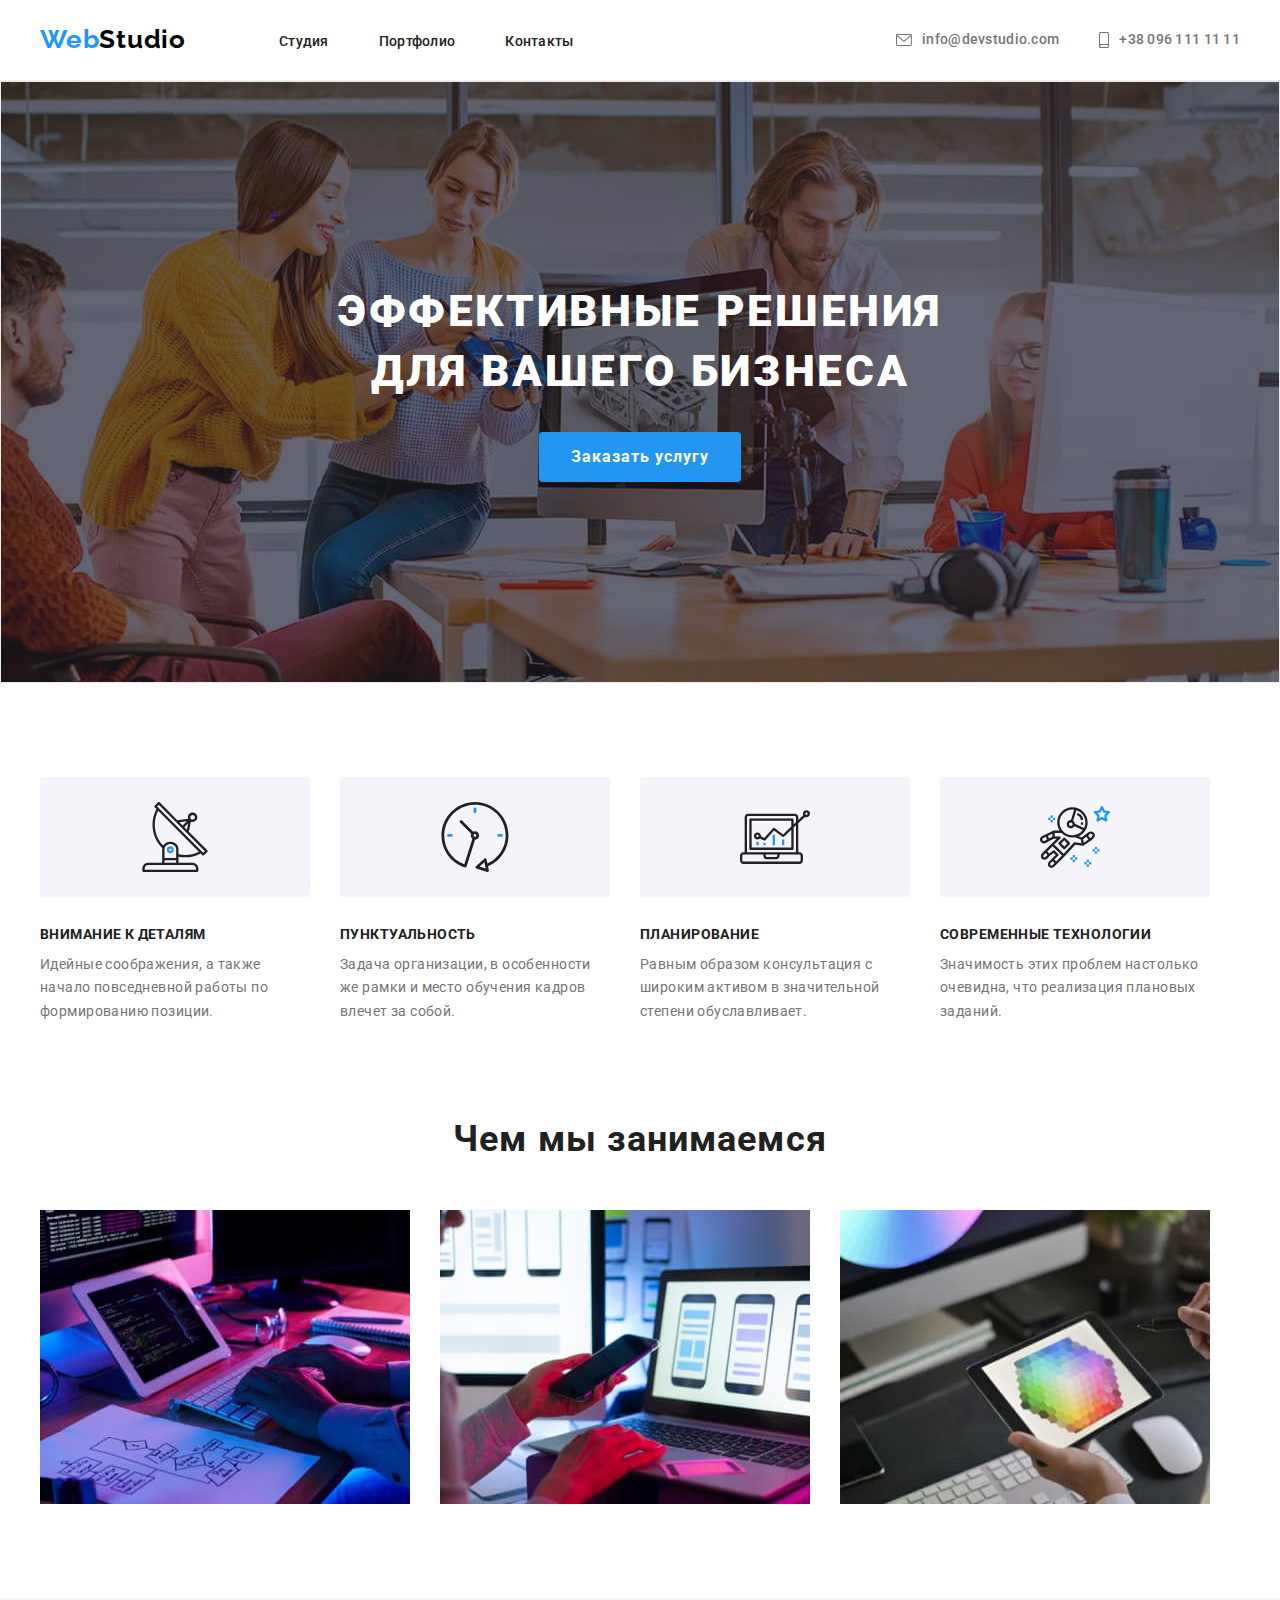
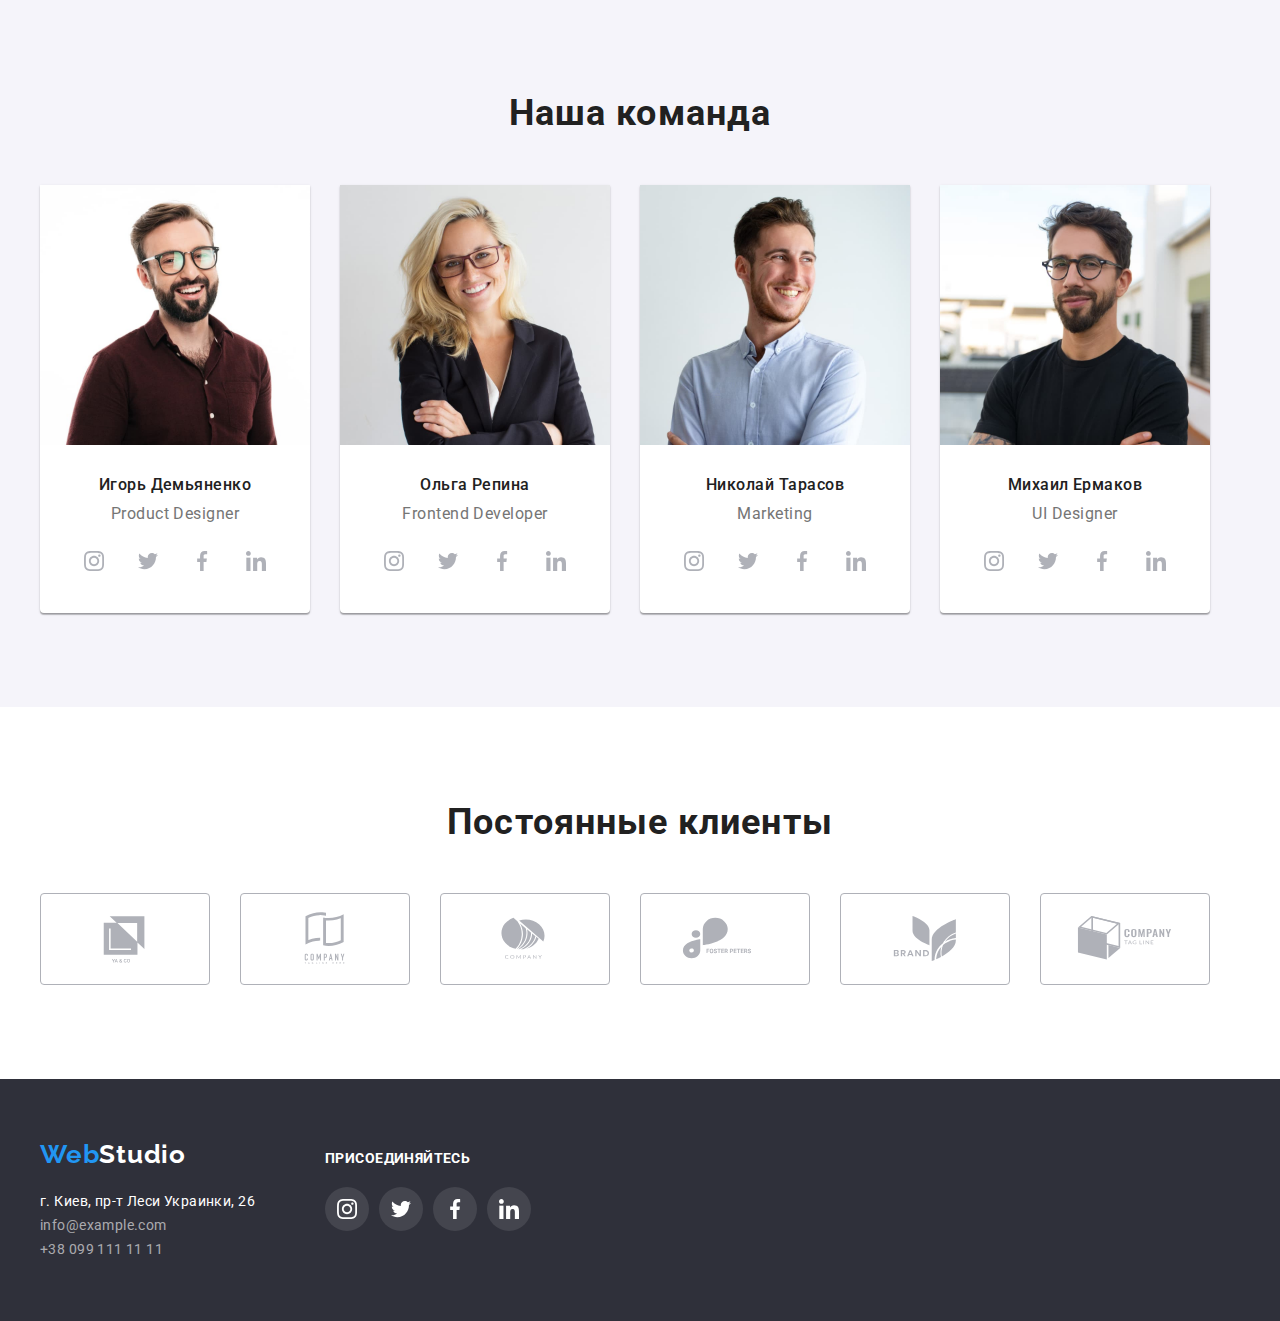
<file: index.html>
<!DOCTYPE html>
<html lang="en">
<head>
    <meta charset="UTF-8">
    <meta http-equiv="X-UA-Compatible" content="IE=edge">
    <meta name="viewport" content="width=device-width, initial-scale=1.0">
    <link rel="stylesheet" href="https://github.com/sindresorhus/modern-normalize/blob/main/modern-normalize.css">
    <link rel="stylesheet" href="./css/styles.css">
    <link rel="preconnect" href="https://fonts.googleapis.com">
    <link rel="preconnect" href="https://fonts.gstatic.com" crossorigin>
    <link href="https://fonts.googleapis.com/css2?family=Roboto:wght@400;500;900&display=swap" rel="stylesheet">
    <link rel="preconnect" href="https://fonts.googleapis.com">
    <link rel="preconnect" href="https://fonts.gstatic.com" crossorigin>
    <link href="https://fonts.googleapis.com/css2?family=Raleway:ital@1&display=swap" rel="stylesheet">
    <title>Document</title>

</head>
<body>
    <header class="header">
        <div class="container header-container">
            <nav class="header-nav">
                    <a class="header-logo-web link" href="./">Web<span class="header-logo-studio">Studio</span> </a>
                    <ul class="header-nav-list list">
                        <li class="header-nav-item"><a href="./index.html" class="header-nav-link link">Студия</a></li>
                        <li class="header-nav-item"><a href="./portfolio.html" class="header-nav-link link">Портфолио</a></li>
                        <li class="header-nav-item"><a href="" class="header-nav-link link">Контакты</a></li>
                    </ul>
            </nav>
                    <ul class="header-list-contacts list">
                        <li class="heder-item">
                            <a href="info@devstudio.com" class="header-mail link" >
                                <svg class="heder-icon" width="16" height="12">
                                    <use href="./images/icons.svg#icon-envelope">
                                    </use>
                                </svg>
                                info@devstudio.com</a>
                        </li>
                        <li class="heder-item">
                            <a href="tel:+380961111111" class="header-tel link">
                                <svg class="heder-icon" width="10" height="16">
                                    <use href="./images/icons.svg#icon-smartphone">
                                    </use>
                                </svg>
                                +38 096 111 11 11</a>
                        </li>
                    </ul> 
        </div>
    </header>
    <main>
        <section class="hero">
            <div class="container">
                <h1 class="hero-title">Эффективные решения<br> для вашего бизнеса</h1>
                <button type="button" class="hero-btn">Заказать услугу</button>
            </div>
        </section>
        <section class="strengths">
            <div class="container">
                <h2 class="visually-hidden">Особенности</h2>
                <ul class="strengths-list list">
                    <li class="strengths-item">
                        <div class="strengths-bg">
                            <svg class="strengths-icon" width="70" height="70">
                                <use href="./images/icons.svg#icon-antenna">
                                </use>
                            </svg>
                        </div>
                        <h3 class="strengths-subtitle">Внимание к деталям</h3>
                        <p class="strengths-text">Идейные соображения, а также начало повседневной работы по формированию позиции.</p>
                    </li>

                    <li class="strengths-item">
                        <div class="strengths-bg">
                            <svg class="strengths-icon" width="70" height="70">
                                <use href="./images/icons.svg#icon-clock">
                                </use>
                            </svg>                        
                        </div>
                        <h3 class="strengths-subtitle">Пунктуальность</h3>
                        <p class="strengths-text">Задача организации, в особенности же рамки и место обучения кадров влечет за собой.</p>
                    </li>

                    <li class="strengths-item">
                        <div class="strengths-bg">
                            <svg class="strengths-icon" width="70" height="70">
                                <use href="./images/icons.svg#icon-diagram">
                                </use>
                            </svg>
                        
                        </div>
                        <h3 class="strengths-subtitle">Планирование</h3>
                        <p class="strengths-text">Равным образом консультация с широким активом в значительной степени обуславливает.</p>
                    </li>

                    <li class="strengths-item">
                        <div class="strengths-bg">
                            <svg class="strengths-icon" width="70" height="70">
                                <use href="./images/icons.svg#icon-astronaut">
                                </use>
                            </svg>                        
                        </div>
                        <h3 class="strengths-subtitle">Современные технологии</h3>
                        <p class="strengths-text">Значимость этих проблем настолько очевидна, что реализация плановых заданий.</p>
                    </li>
                </ul>
            </div>
        </section>
        <section class="we-doings">
            <div class="container">
            <h2 class="we-doings-title">Чем мы занимаемся</h2>
            <ul class="we-doings-list list">
                <li class="we-doings-item"><img src="./images/computer.jpg" alt="компьютер" width="370" height="294"></li>
                <li class="we-doings-item"><img src="./images/telephone.jpg" alt="телефон" width="370" height="294"></li>
                <li class="we-doings-item"><img src="./images/tablet.jpg" alt="планшет" width="370" height="294"></li>
            </ul>
            </div>
        </section>
        <section class="team">
            <div class="container">
            <h2 class="team-title">Наша команда</h2>
            <ul class="team-list list">
                <li class="team-item">
                    <img src="./images/man.jpg" alt="мужчина" width="270" height="260">
                    <div class="team-item-content"> 
                    <h3  class="team-name">Игорь Демьяненко</h3>
                    <p class="team-speciality" lang="en">Product Designer</p>
                    <ul class="team-social-list list">
                        <li class="team-social-item ">
                            <a href="" class="team-social-link">
                            <svg class="team-social-icon" width="20" height="20">
                                <use 
                                    href="./images/icons.svg#icon-instagram"> 
                                </use>
                            </svg>
                            </a>
                        </li>

                        <li class="team-social-item list">
                            <a href="" class="team-social-link">
                                <svg class="team-social-icon" width="20" height="20">
                                    <use href="./images/icons.svg#icon-twitter">
                                    </use>
                                </svg>
                            </a>
                        </li>

                        <li class="team-social-item list">
                            <a href="" class="team-social-link">
                                <svg class="team-social-icon" width="20" height="20">
                                    <use href="./images/icons.svg#icon-facebook">
                                    </use>
                                </svg>
                            </a>
                        </li>

                        <li class="team-social-item list">
                            <a href="" class="team-social-link">
                                <svg class="team-social-icon" width="20" height="20">
                                    <use href="./images/icons.svg#icon-linkedin">
                                    </use>
                                </svg>
                            </a>
                        </li>
                    </ul>

                    </div>
                </li>
                <li class="team-item">
                    <img src="./images/young-woman.jpg" alt="девушка" width="270" height="260">
                    <div>
                    <h3 class="team-name">Ольга Репина</h3>
                    <p class="team-speciality" lang="en">Frontend Developer</p>
                    <ul class="team-social-list list">
                        <li class="team-social-item ">
                            <a href="" class="team-social-link">
                            <svg class="team-social-icon" width="20" height="20">
                                <use 
                                    href="./images/icons.svg#icon-instagram"> 
                                </use>
                            </svg>
                            </a>
                        </li>

                        <li class="team-social-item list">
                            <a href="" class="team-social-link">
                                <svg class="team-social-icon" width="20" height="20">
                                    <use href="./images/icons.svg#icon-twitter">
                                    </use>
                                </svg>
                            </a>
                        </li>

                        <li class="team-social-item list">
                            <a href="" class="team-social-link">
                                <svg class="team-social-icon" width="20" height="20">
                                    <use href="./images/icons.svg#icon-facebook">
                                    </use>
                                </svg>
                            </a>
                        </li>

                        <li class="team-social-item list">
                            <a href="" class="team-social-link">
                                <svg class="team-social-icon" width="20" height="20">
                                    <use href="./images/icons.svg#icon-linkedin">
                                    </use>
                                </svg>
                            </a>
                        </li>
                    </ul>
                    </div>
                </li>
                <li class="team-item">
                    <img src="./images/guy.jpg" alt="парень" width="270" height="260">
                    <div>
                    <h3 class="team-name">Николай Тарасов</h3>
                    <p class="team-speciality" lang="en">Marketing</p>
                        <ul class="team-social-list list">
                            <li class="team-social-item ">
                                <a href="" class="team-social-link">
                                    <svg class="team-social-icon" width="20" height="20">
                                        <use href="./images/icons.svg#icon-instagram">
                                        </use>
                                    </svg>
                                </a>
                            </li>

                            <li class="team-social-item list">
                                <a href="" class="team-social-link">
                                    <svg class="team-social-icon" width="20" height="20">
                                        <use href="./images/icons.svg#icon-twitter">
                                        </use>
                                    </svg>
                                </a>
                            </li>

                            <li class="team-social-item list">
                                <a href="" class="team-social-link">
                                    <svg class="team-social-icon" width="20" height="20">
                                        <use href="./images/icons.svg#icon-facebook">
                                        </use>
                                    </svg>
                                </a>
                            </li>

                            <li class="team-social-item list">
                                <a href="" class="team-social-link">
                                    <svg class="team-social-icon" width="20" height="20">
                                        <use href="./images/icons.svg#icon-linkedin">
                                        </use>
                                    </svg>
                                </a>
                            </li>
                        </ul>
                    </div>
                </li>
                <li class="team-item">
                    <img src="./images/man1.jpg" alt="мужчина" width="270" height="260">
                    <div>
                    <h3 class="team-name">Михаил Ермаков</h3>
                    <p class="team-speciality" lang="en">UI Designer</p>
                        <ul class="team-social-list list">
                            <li class="team-social-item ">
                                <a href="" class="team-social-link">
                                    <svg class="team-social-icon" width="20" height="20">
                                        <use href="./images/icons.svg#icon-instagram">
                                        </use>
                                    </svg>
                                </a>
                            </li>

                            <li class="team-social-item list">
                                <a href="" class="team-social-link">
                                    <svg class="team-social-icon" width="20" height="20">
                                        <use href="./images/icons.svg#icon-twitter">
                                        </use>
                                    </svg>
                                </a>
                            </li>

                            <li class="team-social-item list">
                                <a href="" class="team-social-link">
                                    <svg class="team-social-icon" width="20" height="20">
                                        <use href="./images/icons.svg#icon-facebook">
                                        </use>
                                    </svg>
                                </a>
                            </li>

                            <li class="team-social-item list">
                                <a href="" class="team-social-link">
                                    <svg class="team-social-icon" width="20" height="20">
                                        <use href="./images/icons.svg#icon-linkedin">
                                        </use>
                                    </svg>
                                </a>
                            </li>
                        </ul>
                    </div>
                </li>
            </ul>
            </div>
        </section>
        <section class="clients">
            <div class="container">
                <h2 class="clients-title">Постоянные клиенты</h2>
                <ul class="clients-list list">
                    <li class="clients-item">
                        <a class="clients-link" href="">
                            <svg class="clients-icon" width="106" height="60">
                                <use href="./images/icons.svg#icon-yaco">
                                </use>
                            </svg>
                        </a>
                    </li>

                    <li class="clients-item">
                        <a class="clients-link" href="">
                            <svg class="clients-icon" width="106" height="60">
                                <use href="./images/icons.svg#icon-tagline_here">
                                </use>
                            </svg>
                        </a>
                    </li>

                    <li class="clients-item">
                        <a class="clients-link" href="">
                            <svg class="clients-icon" width="106" height="60">
                                <use href="./images/icons.svg#icon-company">
                                </use>
                            </svg>
                        </a>
                    </li>

                    <li class="clients-item">
                        <a class="clients-link" href="">
                            <svg class="clients-icon" width="106" height="60">
                                <use href="./images/icons.svg#icon-foster_peters">
                                </use>
                            </svg>
                        </a>
                    </li>

                    <li class="clients-item">
                        <a class="clients-link" href="">
                            <svg class="clients-icon" width="106" height="60">
                                <use href="./images/icons.svg#icon-brand">
                                </use>
                            </svg>
                        </a>
                    </li>

                    <li class="clients-item">
                        <a class="clients-link" href="">
                        <svg class="clients-icon" width="106" height="60">
                            <use href="./images/icons.svg#icon-tagline">
                            </use>
                        </svg>
                        </a>
                    </li>

                </ul> 
            </div>
        </section>
    </main>
    <footer class="footer">
        <div class="container footer-container ">
            <div class="footer-left">
            <a class="footer-logo-web link" href="./">Web<span class="footer-logo-studio">Studio</span> </a>
            <address class="footer-addres">
                <ul class="footer-list list">
                    <li class="footer-item"><a class="footer-address link" href="https://goo.gl/maps/E9oDSqXpcmCjMAju8">г. Киев, пр-т Леси Украинки, 26</a></li>
                    <li class="footer-item"><a class="footer-mail link" href="info@example.com">info@example.com</a></li>
                    <li class="footer-item"><a class="footer-tel link" href="tel:+380991111111">+38 099 111 11 11</a></li>
                </ul>
            </address>
            </div>
            <div class="footer-right">
                <h3 class="footer-subtitle">ПРИСОЕДИНЯЙТЕСЬ</h3>
                <ul class="footer-social-list list">
                    <li class="footer-social-item ">
                        <a href="" class="footer-social-link">
                            <svg class="footer-social-icon" width="20" height="20">
                                <use href="./images/icons.svg#icon-instagram">
                                </use>
                            </svg>
                        </a>
                    </li>

                    <li class="footer-social-item list">
                        <a href="" class="footer-social-link">
                            <svg class="footer-social-icon" width="20" height="20">
                                <use href="./images/icons.svg#icon-twitter">
                                </use>
                            </svg>
                        </a>
                    </li>

                    <li class="footer-social-item list">
                        <a href="" class="footer-social-link">
                            <svg class="footer-social-icon" width="20" height="20">
                                <use href="./images/icons.svg#icon-facebook">
                                </use>
                            </svg>
                        </a>
                    </li>
                    
                    <li class="footer-social-item list">
                        <a href="" class="footer-social-link">
                            <svg class="footer-social-icon" width="20" height="20">
                                <use href="./images/icons.svg#icon-linkedin">
                                </use>
                            </svg>
                        </a>
                    </li>
                </ul>
            </div>
        </div>
    </footer>
    
</body>
</html>
</file>
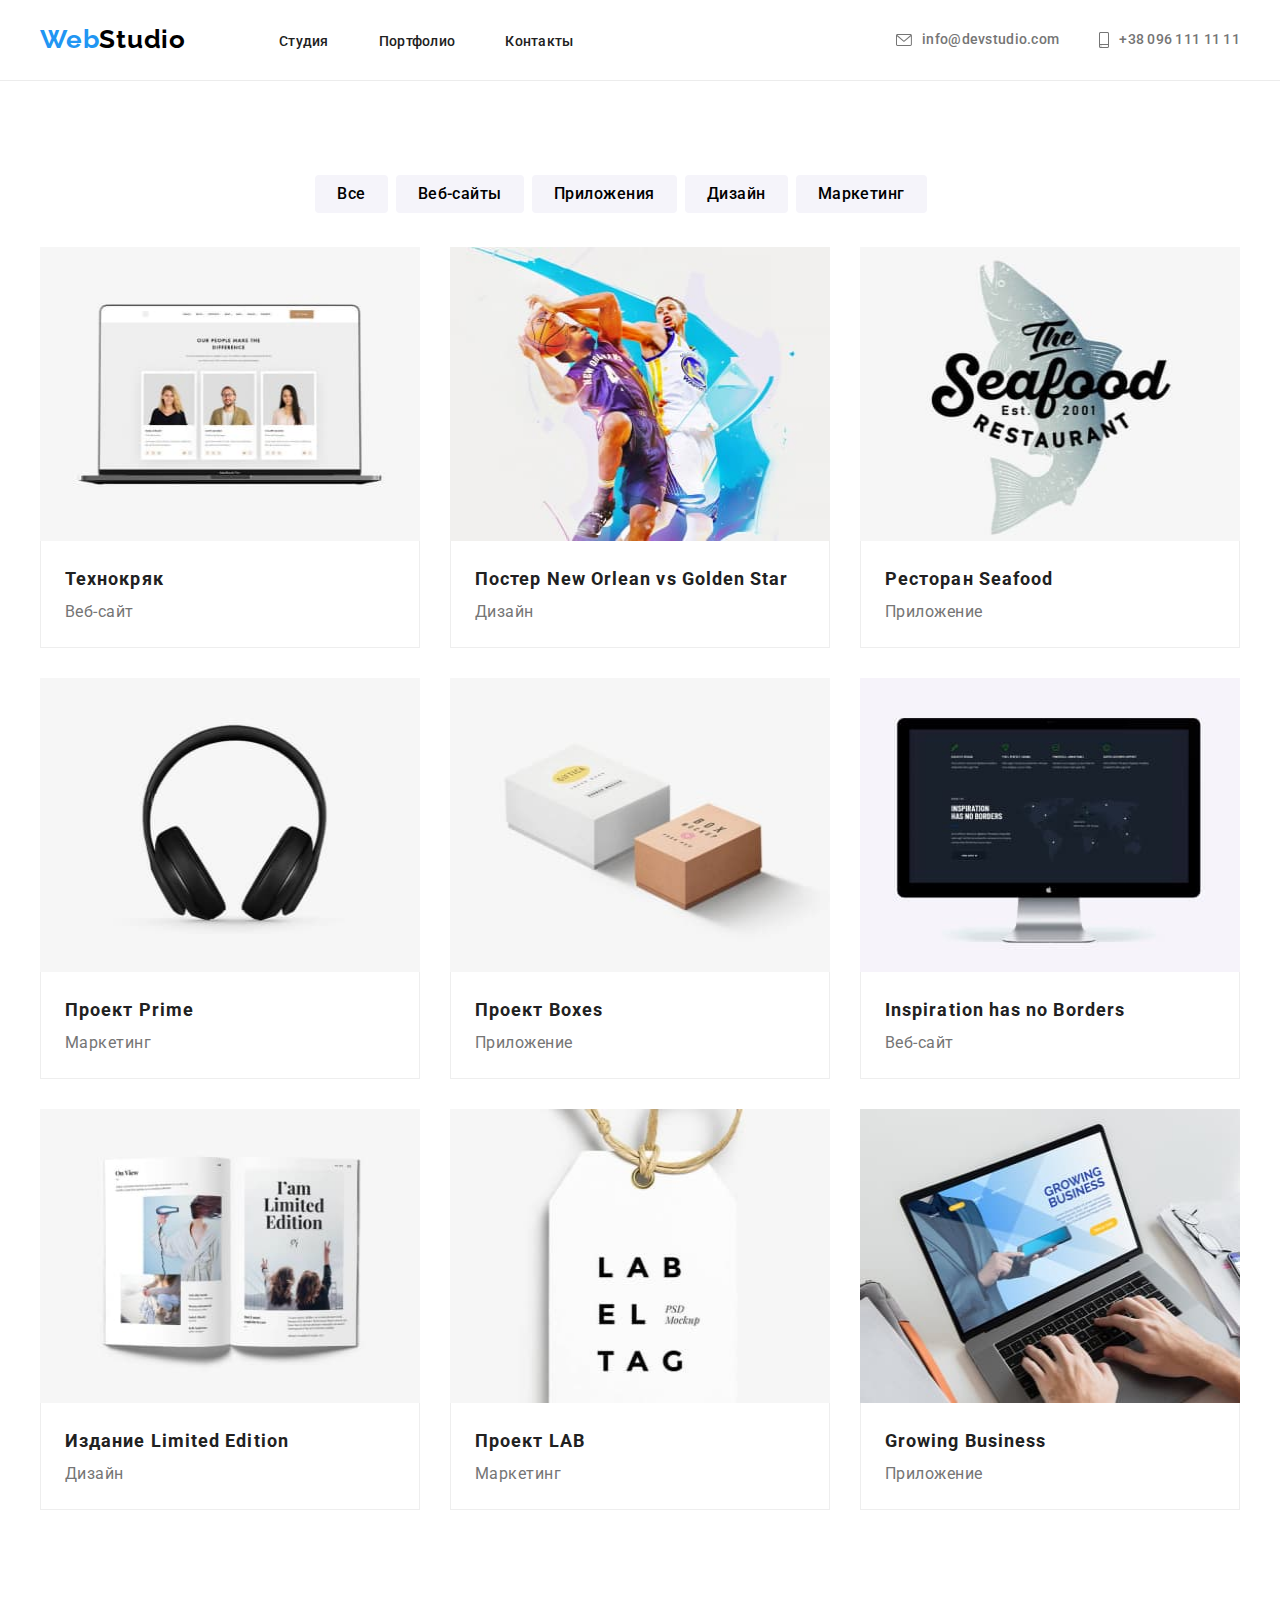
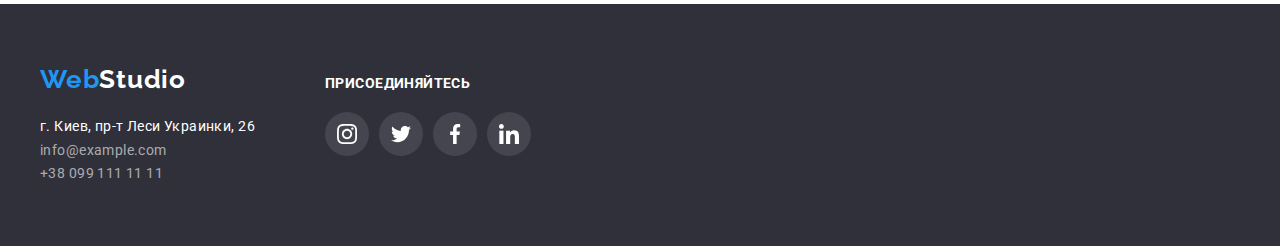
<file: portfolio.html>
<!DOCTYPE html>
<html lang="en">
<head>
    <meta charset="UTF-8">
    <meta http-equiv="X-UA-Compatible" content="IE=edge">
    <meta name="viewport" content="width=device-width, initial-scale=1.0">
    <link rel="stylesheet" href="https://github.com/sindresorhus/modern-normalize/blob/main/modern-normalize.css">
    <link rel="stylesheet" href="./css/styles.css">
    <link rel="preconnect" href="https://fonts.googleapis.com">
    <link rel="preconnect" href="https://fonts.gstatic.com" crossorigin>
    <link href="https://fonts.googleapis.com/css2?family=Roboto:wght@400;500;900&display=swap" rel="stylesheet">
    <link rel="preconnect" href="https://fonts.googleapis.com">
    <link rel="preconnect" href="https://fonts.gstatic.com" crossorigin>
    <link href="https://fonts.googleapis.com/css2?family=Raleway:ital@1&display=swap" rel="stylesheet">
    <title>Document</title>
</head>

<body>
    <header class="header">
        <div class="container header-container">
            <nav class="header-nav">
                <a class="header-logo-web link" href="./">Web<span class="header-logo-studio">Studio</span> </a>
                <ul class="header-nav-list list">
                    <li class="header-nav-item"><a href="./index.html" class="header-nav-link link">Студия</a></li>
                    <li class="header-nav-item"><a href="./portfolio.html" class="header-nav-link link">Портфолио</a></li>
                    <li class="header-nav-item"><a href="" class="header-nav-link link">Контакты</a></li>
                </ul>
            </nav>
            <ul class="header-list-contacts list">
                <li class="heder-item">
                    <a href="info@devstudio.com" class="header-mail link">
                        <svg class="heder-icon" width="16" height="12">
                            <use href="./images/icons.svg#icon-envelope">
                            </use>
                        </svg>
                        info@devstudio.com</a>
                </li>
                <li class="heder-item">
                    <a href="tel:+380961111111" class="header-tel link">
                        <svg class="heder-icon" width="10" height="16">
                            <use href="./images/icons.svg#icon-smartphone">
                            </use>
                        </svg>
                        +38 096 111 11 11</a>
                </li>
            </ul
        </div>
    </header>
    <main>
        <section class="portfolio">
            <div class="container">
                <ul class="filter-list list">
                    <li class="filter-item"><button  class="filter-btn" type="button">Все</button></li>
                    <li class="filter-item"><button class="filter-btn" type="button">Веб-сайты</button></li>
                    <li class="filter-item"><button class="filter-btn" type="button">Приложения</button></li>
                    <li class="filter-item"><button class="filter-btn" type="button">Дизайн</button></li>
                    <li class="filter-item"><button class="filter-btn" type="button">Маркетинг</button></li>
                </ul>

                <ul class="portfolio-list list">
                    
                        <li class="portfolio-item">
                            <div class="portfolio-cards">
                                <img src="./images/notebook.jpg" alt="ноутбук" width="370" height="294">
                                <div class="portfolio-item-content">
                                <h3 class="portfolio-subtitle">Технокряк</h3>
                                <p class="portfolio-text">Веб-сайт</p>
                                </div>
                            </div>
                        </li>  
                    
                    <li class="portfolio-item">
                        <div class="portfolio-cards">
                        <img src="./images/poster.jpg" alt="постер" width="370" height="294">
                        <div class="portfolio-item-content">
                        <h3 class="portfolio-subtitle">Постер New Orlean vs Golden Star</h3>
                        <p class="portfolio-text">Дизайн</p>
                        </div>
                        </div>
                    </li>

                    <li class="portfolio-item">
                        <div class="portfolio-cards">
                        <img src="./images/logo.jpg" alt="логотип" width="370" height="294">
                        <div class="portfolio-item-content">
                        <h3 class="portfolio-subtitle">Ресторан Seafood</h3>
                        <p class="portfolio-text">Приложение</p>
                        </div>
                        </div>
                    </li>

                    <li class="portfolio-item">
                        <div class="portfolio-cards">
                        <img src="./images/headphones.jpg" alt="наушники" width="370" height="294">
                        <div class="portfolio-item-content">
                        <h3 class="portfolio-subtitle">Проект Prime</h3>
                        <p class="portfolio-text">Маркетинг</p>
                        </div>
                        </div>
                    </li>

                    <li class="portfolio-item">
                        <div class="portfolio-cards">
                        <img src="./images/boxes.jpg" alt="коробки" width="370" height="294">
                        <div class="portfolio-item-content">
                        <h3 class="portfolio-subtitle">Проект Boxes</h3>
                        <p class="portfolio-text">Приложение</p>
                        </div>
                        </div>
                    </li>

                    <li class="portfolio-item">
                        <div class="portfolio-cards">
                        <img src="./images/monitor.jpg" alt="монитор" width="370" height="294">
                        <div class="portfolio-item-content">
                        <h3 class="portfolio-subtitle">Inspiration has no Borders</h3>
                        <p class="portfolio-text">Веб-сайт</p>
                        </div>
                        </div>
                    </li>

                    <li class="portfolio-item">
                        <div class="portfolio-cards">
                        <img src="./images/magazine.jpg" alt="журнал" width="370" height="294">
                        <div class="portfolio-item-content">
                        <h3 class="portfolio-subtitle">Издание Limited Edition</h3>
                        <p class="portfolio-text">Дизайн</p>
                        </div>
                        </div>
                    </li>

                    <li class="portfolio-item">
                        <div class="portfolio-cards">
                        <img src="./images/lable.jpg" alt="этикетка" width="370" height="294">
                        <div class="portfolio-item-content">
                        <h3 class="portfolio-subtitle">Проект LAB</h3>
                        <p class="portfolio-text">Маркетинг</p>
                        </div>
                        </div>
                    </li>

                    <li class="portfolio-item">
                        <div class="portfolio-cards">
                        <img src="./images/notebook2.jpg" alt="ноутбук2" width="370" height="294">
                        <div class="portfolio-item-content">
                        <h3 class="portfolio-subtitle">Growing Business</h3>
                        <p class="portfolio-text">Приложение</p>
                        </div>
                        </div>
                    </li>

                </ul>
            </div>
        </section>
    </main>
    <footer class="footer">
        <div class="container footer-container ">
            <div class="footer-left">
                <a class="footer-logo-web link" href="./">Web<span class="footer-logo-studio">Studio</span> </a>
                <address class="footer-addres">
                    <ul class="footer-list list">
                        <li class="footer-item"><a class="footer-address link"
                                href="https://goo.gl/maps/E9oDSqXpcmCjMAju8">г. Киев, пр-т Леси Украинки, 26</a></li>
                        <li class="footer-item"><a class="footer-mail link" href="info@example.com">info@example.com</a>
                        </li>
                        <li class="footer-item"><a class="footer-tel link" href="tel:+380991111111">+38 099 111 11 11</a>
                        </li>
                    </ul>
                </address>
            </div>
            <div class="footer-right">
                <h3 class="footer-subtitle">ПРИСОЕДИНЯЙТЕСЬ</h3>
                <ul class="footer-social-list list">
                    <li class="footer-social-item ">
                        <a href="" class="footer-social-link">
                            <svg class="footer-social-icon" width="20" height="20">
                                <use href="./images/icons.svg#icon-instagram">
                                </use>
                            </svg>
                        </a>
                    </li>

                    <li class="footer-social-item list">
                        <a href="" class="footer-social-link">
                            <svg class="footer-social-icon" width="20" height="20">
                                <use href="./images/icons.svg#icon-twitter">
                                </use>
                            </svg>
                        </a>
                    </li>

                    <li class="footer-social-item list">
                        <a href="" class="footer-social-link">
                            <svg class="footer-social-icon" width="20" height="20">
                                <use href="./images/icons.svg#icon-facebook">
                                </use>
                            </svg>
                        </a>
                    </li>
                    
                    <li class="footer-social-item list">
                        <a href="" class="footer-social-link">
                            <svg class="footer-social-icon" width="20" height="20">
                                <use href="./images/icons.svg#icon-linkedin">
                                </use>
                            </svg>
                        </a>
                    </li>
                </ul>
            </div>
        </div>
    </footer>

</body>

</html>
</file>
<file: css/styles.css>
:root {
  --second-title-color: #212121;
  --third-title-color: #212121;
  --text-color: #757575;
  --name-text-color: #212121;
  --speciality-text-color: #757575;
  --accent-color: #2196f3;
}

body {
  font-family: "Roboto", sans-serif;
  background: #ffffff;
  color: #212121;
}

p,
h1,
h2,
h3,
h4,
h5,
h6 {
  margin: 0;
}

ul {
  margin: 0;
  padding: 0;
}

button {
  cursor: pointer;
}

img {
  display: block;
  min-width: 100%;
}

button {
  border: none;
}

body {
  margin: 0 auto;
}

.container {
  width: 1200px;
  padding-left: 15px;
  padding-right: 15px;
  margin: 0 auto;
}

.list {
  list-style: none;
}

.link {
  text-decoration: none;
}

.visually-hidden {
  position: absolute;
  white-space: nowrap;
  width: 1px;
  height: 1px;
  overflow: hidden;
  border: 0;
  padding: 0;
  clip: rect(0 0 0 0);
  clip-path: inset(50%);
  margin: -1px;
}

/*-----------------HEDER----------------*/

.header {
  background: #ffffff;
  border-bottom: 1px solid #ececec;
}

.header-container {
  display: flex;
  align-items: center;
}

.header-nav {
  display: flex;
}

.header-logo-studio {
  margin-right: 93px;
}

.header-nav-list {
  display: flex;
  align-items: center;
}

.header-nav-item {
  margin-right: 50px;
}

.header-nav-list :last-child {
  margin-right: 0;
}

.header-logo-web {
  font-family: Raleway;
  font-weight: bold;
  font-size: 26px;
  line-height: 1.19;
  letter-spacing: 0.03em;
  color: #2196f3;
  padding-top: 24px;
  padding-bottom: 25px;
}

.header-logo-studio {
  font-family: Raleway;
  font-weight: 700;
  font-size: 26px;
  line-height: 1.19;
  letter-spacing: 0.03em;
  color: #000000;
  padding-top: 24px;
  padding-bottom: 25px;
}

.header-nav-link {
  font-weight: 500;
  font-size: 14px;
  line-height: 1, 14;
  letter-spacing: 0.02em;
  color: #212121;
  padding-top: 32px;
  padding-bottom: 32px;
}

.header-nav-link:hover,
.header-nav-link:focus {
  color: var(--accent-color);
}

.header-list-contacts {
  display: flex;
  margin-left: auto;
}

.heder-item:first-child {
  margin-right: 30px;
}

.header-mail {
  font-weight: 500;
  font-size: 14px;
  line-height: 1.14;
  letter-spacing: 0.02em;
  color: #757575;
  padding-top: 32px;
  padding-bottom: 32px;
  margin-left: 10px;
  display: flex;
  align-items: center;
  fill: #757575;
}

.header-mail:hover,
.header-mail:focus {
  color: var(--accent-color);
  fill: var(--accent-color);
}

.heder-icon {
  padding-right: 10px;
}

.header-tel {
  font-weight: 500;
  font-size: 14px;
  line-height: 1.14;
  letter-spacing: 0.02em;
  color: #757575;
  margin-left: 50px;
  padding-top: 32px;
  padding-bottom: 32px;
  margin-left: 10px;
  display: flex;
  align-items: center;
  fill: #757575;
}

.header-tel:hover,
.header-tel:focus {
  color: var(--accent-color);
  fill: var(--accent-color);
}

/*------------------HERO-----------------*/

.hero {
  background-color: #2f303a;
  background-image: linear-gradient(
      rgba(47, 48, 58, 0.4),
      rgba(47, 48, 58, 0.4)
    ),
    url(../images/hero-bg.jpg);
  background-repeat: no-repeat;
  background-position: center;
  background-size: 1600px;
  padding-top: 200px;
  padding-bottom: 200px;
  border: 1px solid #ececec;
}

.hero-title {
  font-weight: 900;
  font-size: 44px;
  line-height: 1.36;
  text-align: center;
  letter-spacing: 0.06em;
  text-transform: uppercase;
  color: #ffffff;
}
.hero-btn {
  font-family: inherit;
  font-weight: 700;
  font-size: 16px;
  line-height: 1.87;
  text-align: center;
  letter-spacing: 0.06em;
  color: #ffffff;
  background: #2196f3;
  box-shadow: 0px 4px 4px rgba(0, 0, 0, 0.15);
  border-radius: 4px;
  display: block;
  margin: 0 auto;
  margin-top: 30px;
  padding: 10px 32px;
}

.hero-btn:hover,
.hero-btn:focus {
  background-color: #188ce8;
}

/*----------------STRENGTHS--------------*/
.strengths {
  padding-top: 94px;
  padding-bottom: 94px;
}

.strengths-list {
  display: flex;
  width: 251px;
}

.strengths-item {
  margin-right: 30px;
}

.strengths-list :last-child {
  margin-right: 0;
}

.strengths-bg {
  width: 270px;
  height: 120px;
  background: #f5f4fa;
  border-radius: 4px;
  display: flex;
  justify-content: center;
  align-items: center;
  margin-bottom: 30px;
}

.strengths-subtitle {
  font-weight: 700;
  font-size: 14px;
  line-height: 1.14;
  letter-spacing: 0.03em;
  text-transform: uppercase;
  color: var(--third-title-color);
  margin-bottom: 10px;
  margin-top: 30px;
}

.strengths-text {
  font-size: 14px;
  line-height: 1.71;
  letter-spacing: 0.03em;
  color: var(--text-color);
}

/*----------------WE DOINGS--------------*/
.we-doings {
  padding-bottom: 94px;
}

.we-doings-title {
  font-weight: 700;
  font-size: 36px;
  line-height: 1.17;
  text-align: center;
  letter-spacing: 0.03em;
  color: var(--second-title-color);
}

.we-doings-list {
  display: flex;
  margin-top: 50px;
}

.we-doings-item:not(:last-child) {
  margin-right: 30px;
}

/*-----------------TEAM------------------*/
.team {
  background: #f5f4fa;
  padding-top: 94px;
  padding-bottom: 94px;
}

.team-title {
  font-weight: 700;
  font-size: 36px;
  line-height: 1.17;
  text-align: center;
  letter-spacing: 0.03em;
  color: var(--second-title-color);
}

.team-list {
  margin-top: 50px;
  display: flex;
  align-items: center;
}

.team-item {
  background: #ffffff;
  box-shadow: 0px 1px 3px rgba(0, 0, 0, 0.12), 0px 1px 1px rgba(0, 0, 0, 0.14),
    0px 2px 1px rgba(0, 0, 0, 0.2);
  border-radius: 0px 0px 4px 4px;
}

.team-item:not(:last-child) {
  margin-right: 30px;
}

.team-name {
  font-weight: 500;
  font-size: 16px;
  text-align: center;
  line-height: 1.19;
  letter-spacing: 0.03em;
  color: var(--name-text-color);
  padding-top: 30px;
  padding-bottom: 10px;
}

.team-speciality {
  font-size: 16px;
  line-height: 1.19;
  text-align: center;
  letter-spacing: 0.03em;
  color: var(--speciality-text-color);
  margin-bottom: 16px;
}

.team-social-list {
  display: flex;
  justify-content: center;
  margin-bottom: 30px;
}

.team-social-item {
  height: 44px;
  width: 44px;
}

.team-social-item + .team-social-item {
  margin-left: 10px;
}

.team-social-link {
  width: 100%;
  height: 100%;
  border-radius: 50%;
  display: flex;
  align-items: center;
  justify-content: center;
  background-color: #ffffff;
  color: #afb1b8;
}

.team-social-icon {
  fill: currentColor;
}

.team-social-link:hover,
.team-social-link:focus {
  background-color: var(--accent-color);
  color: #ffffff;
}

/* -------------CLIENTS---------------- */

.clients {
  padding-top: 94px;
  padding-bottom: 94px;
}

.clients-title {
  font-weight: 700;
  font-size: 36px;
  line-height: 1.17;
  text-align: center;
  letter-spacing: 0.03em;
  color: var(--second-title-color);
  margin-bottom: 50px;
}

.clients-list {
  display: flex;
}

.clients-list :last-child {
  margin-right: 0;
}

.clients-item {
  width: 170px;
  height: 92px;
  margin-right: 30px;
}

.clients-link {
  width: 100%;
  height: 100%;
  display: flex;
  align-items: center;
  justify-content: center;
  border: 1px solid #afb1b8;
  box-sizing: border-box;
  border-radius: 4px;
  fill: #afb1b8;
}

.clients-link:hover,
.clients-link:focus {
  border-color: var(--accent-color);
  fill: var(--accent-color);
}

/*---------------PORTFOLIO----------------*/

.portfolio {
  padding-top: 94px;
  padding-bottom: 94px;
}

.filter-list {
  display: flex;
  justify-content: center;
  margin-right: 30px;
  margin-bottom: 34px;
}

.filter-btn {
  font-family: inherit;
  font-weight: 500;
  font-size: 16px;
  line-height: 1.62;
  text-align: center;
  letter-spacing: 0.03em;
  cursor: pointer;
  padding: 6px 22px;
  background: #f5f4fa;
  border-radius: 4px;
  margin-right: 8px;
}

.filter-btn:hover,
.filter-btn:focus {
  background-color: var(--accent-color);
  color: #ffffff;
  box-shadow: 0px 3px 1px rgba(0, 0, 0, 0.1), 0px 1px 2px rgba(0, 0, 0, 0.08),
    0px 2px 2px rgba(0, 0, 0, 0.12);
  border-radius: 4px;
}

.portfolio-list {
  display: flex;
  flex-wrap: wrap;
  margin-left: -30px;
  margin-bottom: -30px;
}

.portfolio-item {
  flex-basis: calc(100% / 3 - 30px);
  margin-left: 30px;
  margin-bottom: 30px;
  cursor: pointer;
}

.portfolio-item:hover {
  box-shadow: 0px 1px 1px rgba(0, 0, 0, 0.12), 0px 4px 4px rgba(0, 0, 0, 0.06),
    1px 4px 6px rgba(0, 0, 0, 0.16);
}

.portfolio-item-content {
  padding-top: 20px;
  padding-bottom: 20px;
  padding-left: 24px;
  padding-right: 24px;
  background: #ffffff;
  border: 1px solid #eeeeee;
  box-sizing: border-box;
  border-top: none;
}

.portfolio-subtitle {
  font-weight: 700;
  font-size: 18px;
  line-height: 2;
  letter-spacing: 0.06em;
  color: #212121;
}

.portfolio-text {
  font-size: 16px;
  line-height: 1.87;
  letter-spacing: 0.03em;
  color: #757575;
}

/*---------------FOOTER----------------*/

.footer {
  background: #2f303a;
  padding-top: 60px;
  padding-bottom: 60px;
}

.footer-container {
  display: flex;
  flex-direction: row;
}

.footer-logo-web {
  font-family: Raleway;
  font-weight: bold;
  font-size: 26px;
  line-height: 1.19;
  letter-spacing: 0.03em;
  color: #2196f3;
}

.footer-logo-studio {
  font-family: Raleway;
  font-weight: 700;
  font-size: 26px;
  line-height: 1.19;
  letter-spacing: 0.03em;
  color: #ffffff;
}

.footer-address {
  font-style: normal;
  font-size: 14px;
  line-height: 1.71;
  letter-spacing: 0.03em;
  color: #ffffff;
}

.footer-list {
  margin-top: 20px;
}

.footer-address:hover,
.footer-address:focus {
  color: var(--accent-color);
}

.footer-mail {
  font-style: normal;
  font-size: 14px;
  line-height: 1.71;
  letter-spacing: 0.03em;
  color: rgba(255, 255, 255, 0.6);
}

.footer-mail:hover,
.footer-mail:focus {
  color: var(--accent-color);
}

.footer-tel {
  font-style: normal;
  font-size: 14px;
  line-height: 1.71;
  letter-spacing: 0.03em;
  color: rgba(255, 255, 255, 0.6);
}

.footer-tel:hover,
.footer-tel:focus {
  color: var(--accent-color);
}

.footer-subtitle {
  font-weight: 700;
  font-size: 14px;
  line-height: 1.14;
  letter-spacing: 0.03em;
  color: #ffffff;
  margin-bottom: 20px;
}

.footer-right {
  margin-left: 70px;
  padding-top: 12px;
}

.footer-social-list {
  display: flex;
  flex-direction: row;
}

.footer-social-list {
  display: flex;
  justify-content: center;
  margin-bottom: 30px;
}

.footer-social-item {
  height: 44px;
  width: 44px;
}

.footer-social-item + .footer-social-item {
  margin-left: 10px;
}

.footer-social-link {
  width: 100%;
  height: 100%;
  border-radius: 50%;
  display: flex;
  align-items: center;
  justify-content: center;
  background: rgba(255, 255, 255, 0.1);
  color: #ffffff;
}

.footer-social-icon {
  fill: currentColor;
}

.footer-social-link:hover,
.footer-social-link:focus {
  background-color: var(--accent-color);
  color: #ffffff;
}
</file>
